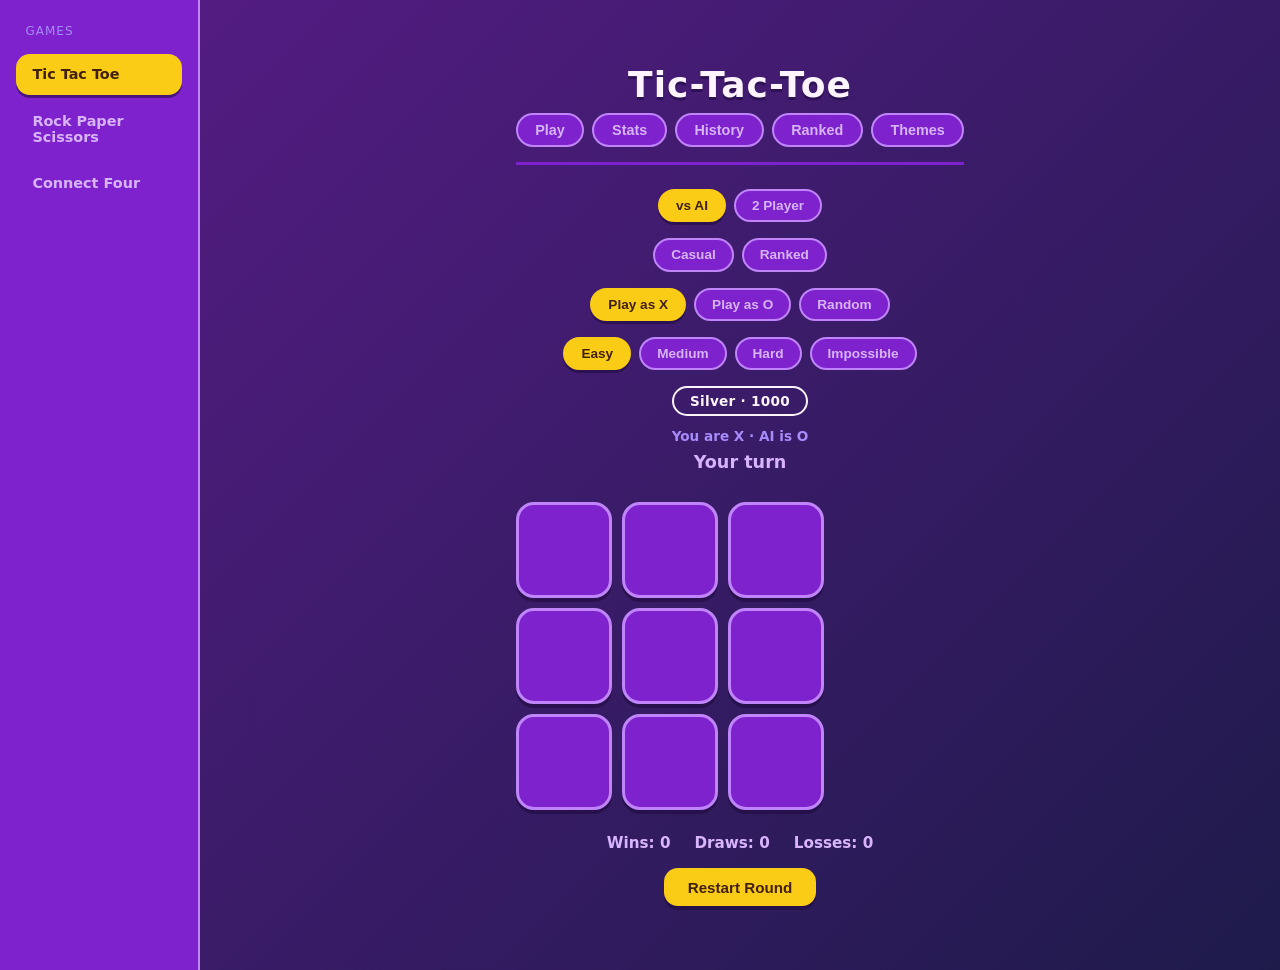
<file: index.html>
<!DOCTYPE html>
<html lang="en">
<head>
<meta charset="UTF-8">
<meta name="viewport" content="width=device-width, initial-scale=1.0">
<title>Tic-Tac-Toe</title>
<link rel="stylesheet" href="shared/themes.css?v=5">
<link rel="stylesheet" href="shared/common.css?v=5">
<link rel="stylesheet" href="shared/sidebar.css?v=5">
<link rel="stylesheet" href="style.css">
<script>window.SITE_ROOT = "./";</script>
</head>
<body data-game="tictactoe">
  <aside id="sidebar" class="sidebar"></aside>
  <div class="content">
  <main class="game">
    <h1>Tic-Tac-Toe</h1>

    <div id="tabs" class="tabs">
      <button class="tab-btn" data-tab="play">Play</button>
      <button class="tab-btn" data-tab="stats">Stats</button>
      <button class="tab-btn" data-tab="history">History</button>
      <button class="tab-btn" data-tab="ranked">Ranked</button>
      <button class="tab-btn" data-tab="themes">Themes</button>
    </div>

    <div id="playView">
      <div id="modeChoice" class="difficulty">
        <button class="mode-btn" data-mode="ai">vs AI</button>
        <button class="mode-btn" data-mode="twoPlayer">2 Player</button>
      </div>

      <div id="matchTypeChoice" class="difficulty">
        <button class="matchtype-btn" data-matchtype="casual">Casual</button>
        <button class="matchtype-btn" data-matchtype="ranked">Ranked</button>
      </div>

      <div id="symbolChoice" class="difficulty">
        <button class="symbol-btn" data-symbol="X">Play as X</button>
        <button class="symbol-btn" data-symbol="O">Play as O</button>
        <button class="symbol-btn" data-symbol="random">Random</button>
      </div>

      <div id="difficulty" class="difficulty">
        <button class="diff-btn" data-difficulty="easy">Easy</button>
        <button class="diff-btn" data-difficulty="medium">Medium</button>
        <button class="diff-btn" data-difficulty="hard">Hard</button>
        <button class="diff-btn" data-difficulty="impossible">Impossible</button>
      </div>

      <p id="rankDisplay" class="rank">Silver · 1000</p>
      <p id="youAre" class="you-are">You are X</p>
      <p id="status" class="status">Your turn</p>

      <div id="board" class="board">
        <button class="cell" data-index="0"></button>
        <button class="cell" data-index="1"></button>
        <button class="cell" data-index="2"></button>
        <button class="cell" data-index="3"></button>
        <button class="cell" data-index="4"></button>
        <button class="cell" data-index="5"></button>
        <button class="cell" data-index="6"></button>
        <button class="cell" data-index="7"></button>
        <button class="cell" data-index="8"></button>
      </div>

      <div class="controls">
        <div class="score" id="scoreRow">
          <span><span id="scoreLabel1">Wins</span>: <span id="score1">0</span></span>
          <span>Draws: <span id="scoreDraws">0</span></span>
          <span><span id="scoreLabel2">Losses</span>: <span id="score2">0</span></span>
        </div>
        <button id="reset" class="reset-btn">Restart Round</button>
      </div>
    </div>

    <div id="statsView" class="hidden">
      <div class="stats-grid">
        <div class="stat-card">
          <span class="stat-label">Current Streak</span>
          <span class="stat-value" id="statCurrentStreak">0</span>
        </div>
        <div class="stat-card">
          <span class="stat-label">Best Streak</span>
          <span class="stat-value" id="statBestStreak">0</span>
        </div>
        <div class="stat-card">
          <span class="stat-label">Total Games</span>
          <span class="stat-value" id="statTotalGames">0</span>
        </div>
        <div class="stat-card">
          <span class="stat-label">Total Record</span>
          <span class="stat-value" id="statTotalRecord">0-0-0</span>
        </div>
        <div class="stat-card">
          <span class="stat-label">Win Rate</span>
          <span class="stat-value" id="statWinRate">0%</span>
        </div>
        <div class="stat-card">
          <span class="stat-label" id="statLast10Label">Last 10 Win Rate</span>
          <span class="stat-value" id="statLast10">0%</span>
        </div>
      </div>
      <p class="stats-note">Stats track ranked games played against the AI only.</p>
    </div>

    <div id="historyView" class="hidden">
      <div id="historyList" class="history-list"></div>
      <div id="historyDetail" class="history-detail hidden">
        <button id="backToHistory" class="reset-btn">&larr; Back to list</button>
        <div id="historyDetailContent" class="history-detail-content"></div>
        <div id="historyBoard" class="board mini-board"></div>
      </div>
    </div>

    <div id="rankedView" class="hidden">
      <div class="ranked-summary">
        <span class="ranked-points" id="rankedPoints">1000</span>
        <span class="ranked-tier" id="rankedTier">Silver</span>
      </div>
      <div id="rankChart" class="rank-chart"></div>
      <div id="tierLadder" class="tier-ladder"></div>
      <p class="stats-note">Tracks your rank point history in ranked vs AI games.</p>
    </div>

    <div id="themesView" class="hidden">
      <div class="theme-grid">
        <button class="theme-btn" data-theme="indigo">
          <span class="theme-swatch theme-swatch-indigo"></span>
          Current
        </button>
        <button class="theme-btn" data-theme="mono">
          <span class="theme-swatch theme-swatch-mono"></span>
          Black &amp; White
        </button>
        <button class="theme-btn" data-theme="blue-green">
          <span class="theme-swatch theme-swatch-blue-green"></span>
          Blue &amp; Green
        </button>
        <button class="theme-btn" data-theme="red-white">
          <span class="theme-swatch theme-swatch-red-white"></span>
          Red &amp; White
        </button>
      </div>
    </div>
  </main>
  </div>

  <script src="shared/theme.js?v=5"></script>
  <script src="shared/sidebar.js?v=5"></script>
  <script src="script.js"></script>
</body>
</html>
</file>
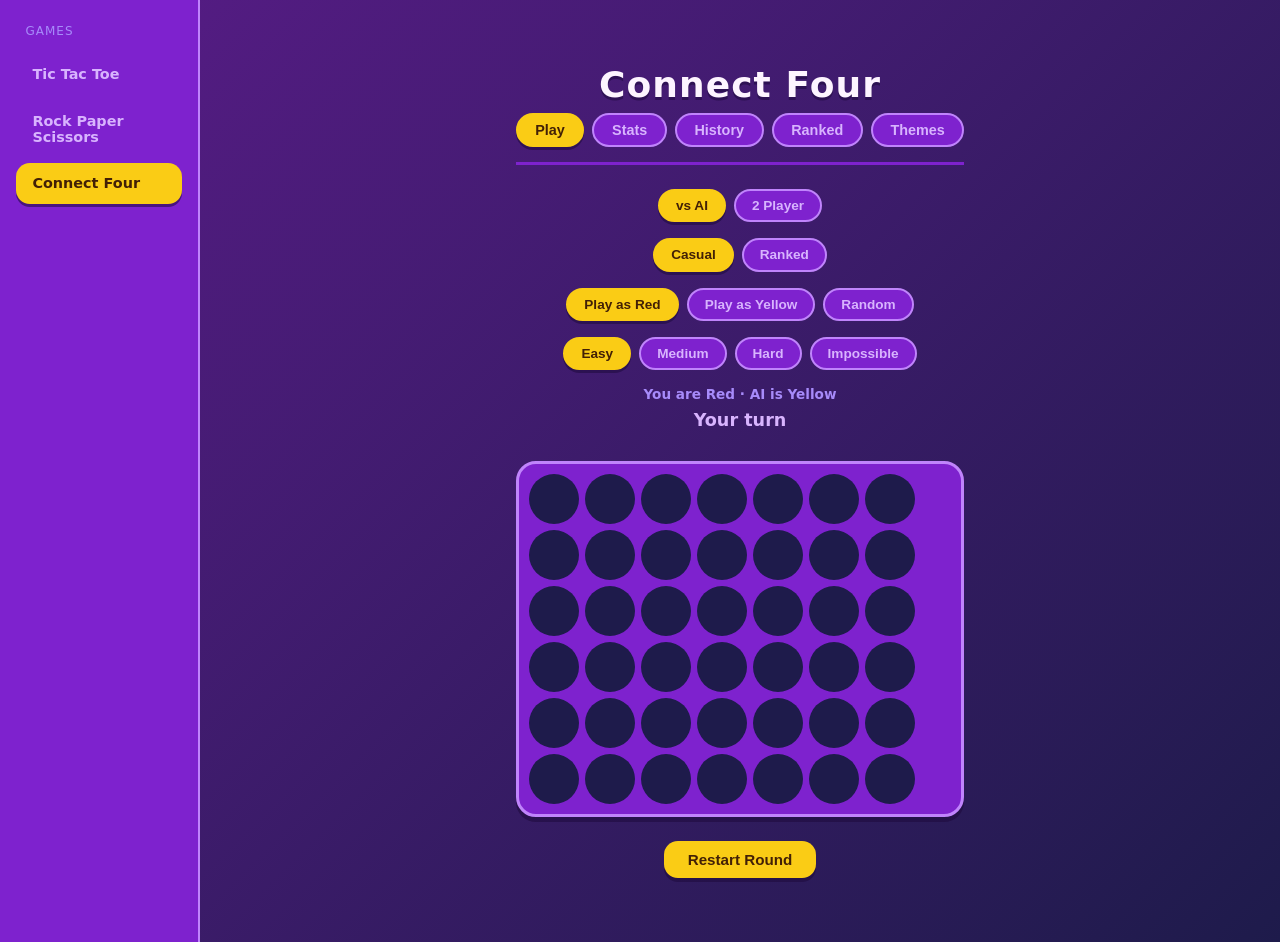
<file: connect-four/index.html>
<!DOCTYPE html>
<html lang="en">
<head>
<meta charset="UTF-8">
<meta name="viewport" content="width=device-width, initial-scale=1.0">
<title>Connect Four</title>
<link rel="stylesheet" href="../shared/themes.css?v=5">
<link rel="stylesheet" href="../shared/common.css?v=5">
<link rel="stylesheet" href="../shared/sidebar.css?v=5">
<link rel="stylesheet" href="style.css">
<script>window.SITE_ROOT = "../";</script>
</head>
<body data-game="connect4">
  <aside id="sidebar" class="sidebar"></aside>
  <div class="content">
  <main class="game">
    <h1>Connect Four</h1>

    <div id="tabs" class="tabs">
      <button class="tab-btn" data-tab="play">Play</button>
      <button class="tab-btn" data-tab="stats">Stats</button>
      <button class="tab-btn" data-tab="history">History</button>
      <button class="tab-btn" data-tab="ranked">Ranked</button>
      <button class="tab-btn" data-tab="themes">Themes</button>
    </div>

    <div id="playView">
      <div id="modeChoice" class="difficulty">
        <button class="mode-btn" data-mode="ai">vs AI</button>
        <button class="mode-btn" data-mode="twoPlayer">2 Player</button>
      </div>

      <div id="matchTypeChoice" class="difficulty">
        <button class="matchtype-btn" data-matchtype="casual">Casual</button>
        <button class="matchtype-btn" data-matchtype="ranked">Ranked</button>
      </div>

      <div id="symbolChoice" class="difficulty">
        <button class="symbol-btn" data-symbol="R">Play as Red</button>
        <button class="symbol-btn" data-symbol="Y">Play as Yellow</button>
        <button class="symbol-btn" data-symbol="random">Random</button>
      </div>

      <div id="difficulty" class="difficulty">
        <button class="diff-btn" data-difficulty="easy">Easy</button>
        <button class="diff-btn" data-difficulty="medium">Medium</button>
        <button class="diff-btn" data-difficulty="hard">Hard</button>
        <button class="diff-btn" data-difficulty="impossible">Impossible</button>
      </div>

      <p id="rankDisplay" class="rank">Silver · 1000</p>
      <p id="youAre" class="you-are">You are Red</p>
      <p id="status" class="status">Your turn</p>

      <div id="board" class="c4-board">
        <button class="c4-cell" data-index="0"></button>
        <button class="c4-cell" data-index="1"></button>
        <button class="c4-cell" data-index="2"></button>
        <button class="c4-cell" data-index="3"></button>
        <button class="c4-cell" data-index="4"></button>
        <button class="c4-cell" data-index="5"></button>
        <button class="c4-cell" data-index="6"></button>
        <button class="c4-cell" data-index="7"></button>
        <button class="c4-cell" data-index="8"></button>
        <button class="c4-cell" data-index="9"></button>
        <button class="c4-cell" data-index="10"></button>
        <button class="c4-cell" data-index="11"></button>
        <button class="c4-cell" data-index="12"></button>
        <button class="c4-cell" data-index="13"></button>
        <button class="c4-cell" data-index="14"></button>
        <button class="c4-cell" data-index="15"></button>
        <button class="c4-cell" data-index="16"></button>
        <button class="c4-cell" data-index="17"></button>
        <button class="c4-cell" data-index="18"></button>
        <button class="c4-cell" data-index="19"></button>
        <button class="c4-cell" data-index="20"></button>
        <button class="c4-cell" data-index="21"></button>
        <button class="c4-cell" data-index="22"></button>
        <button class="c4-cell" data-index="23"></button>
        <button class="c4-cell" data-index="24"></button>
        <button class="c4-cell" data-index="25"></button>
        <button class="c4-cell" data-index="26"></button>
        <button class="c4-cell" data-index="27"></button>
        <button class="c4-cell" data-index="28"></button>
        <button class="c4-cell" data-index="29"></button>
        <button class="c4-cell" data-index="30"></button>
        <button class="c4-cell" data-index="31"></button>
        <button class="c4-cell" data-index="32"></button>
        <button class="c4-cell" data-index="33"></button>
        <button class="c4-cell" data-index="34"></button>
        <button class="c4-cell" data-index="35"></button>
        <button class="c4-cell" data-index="36"></button>
        <button class="c4-cell" data-index="37"></button>
        <button class="c4-cell" data-index="38"></button>
        <button class="c4-cell" data-index="39"></button>
        <button class="c4-cell" data-index="40"></button>
        <button class="c4-cell" data-index="41"></button>
      </div>

      <div class="controls">
        <div class="score" id="scoreRow">
          <span><span id="scoreLabel1">Wins</span>: <span id="score1">0</span></span>
          <span>Draws: <span id="scoreDraws">0</span></span>
          <span><span id="scoreLabel2">Losses</span>: <span id="score2">0</span></span>
        </div>
        <button id="reset" class="reset-btn">Restart Round</button>
      </div>
    </div>

    <div id="statsView" class="hidden">
      <div class="stats-grid">
        <div class="stat-card">
          <span class="stat-label">Current Streak</span>
          <span class="stat-value" id="statCurrentStreak">0</span>
        </div>
        <div class="stat-card">
          <span class="stat-label">Best Streak</span>
          <span class="stat-value" id="statBestStreak">0</span>
        </div>
        <div class="stat-card">
          <span class="stat-label">Total Games</span>
          <span class="stat-value" id="statTotalGames">0</span>
        </div>
        <div class="stat-card">
          <span class="stat-label">Total Record</span>
          <span class="stat-value" id="statTotalRecord">0-0-0</span>
        </div>
        <div class="stat-card">
          <span class="stat-label">Win Rate</span>
          <span class="stat-value" id="statWinRate">0%</span>
        </div>
        <div class="stat-card">
          <span class="stat-label" id="statLast10Label">Last 10 Win Rate</span>
          <span class="stat-value" id="statLast10">0%</span>
        </div>
      </div>
      <p class="stats-note">Stats track ranked games played against the AI only.</p>
    </div>

    <div id="historyView" class="hidden">
      <div id="historyList" class="history-list"></div>
      <div id="historyDetail" class="history-detail hidden">
        <button id="backToHistory" class="reset-btn">&larr; Back to list</button>
        <div id="historyDetailContent" class="history-detail-content"></div>
        <div id="historyBoard" class="c4-board mini-board"></div>
      </div>
    </div>

    <div id="rankedView" class="hidden">
      <div class="ranked-summary">
        <span class="ranked-points" id="rankedPoints">1000</span>
        <span class="ranked-tier" id="rankedTier">Silver</span>
      </div>
      <div id="rankChart" class="rank-chart"></div>
      <div id="tierLadder" class="tier-ladder"></div>
      <p class="stats-note">Tracks your rank point history in ranked vs AI games.</p>
    </div>

    <div id="themesView" class="hidden">
      <div class="theme-grid">
        <button class="theme-btn" data-theme="indigo">
          <span class="theme-swatch theme-swatch-indigo"></span>
          Current
        </button>
        <button class="theme-btn" data-theme="mono">
          <span class="theme-swatch theme-swatch-mono"></span>
          Black &amp; White
        </button>
        <button class="theme-btn" data-theme="blue-green">
          <span class="theme-swatch theme-swatch-blue-green"></span>
          Blue &amp; Green
        </button>
        <button class="theme-btn" data-theme="red-white">
          <span class="theme-swatch theme-swatch-red-white"></span>
          Red &amp; White
        </button>
      </div>
    </div>
  </main>
  </div>

  <script src="../shared/theme.js?v=5"></script>
  <script src="../shared/sidebar.js?v=5"></script>
  <script src="script.js"></script>
</body>
</html>
</file>
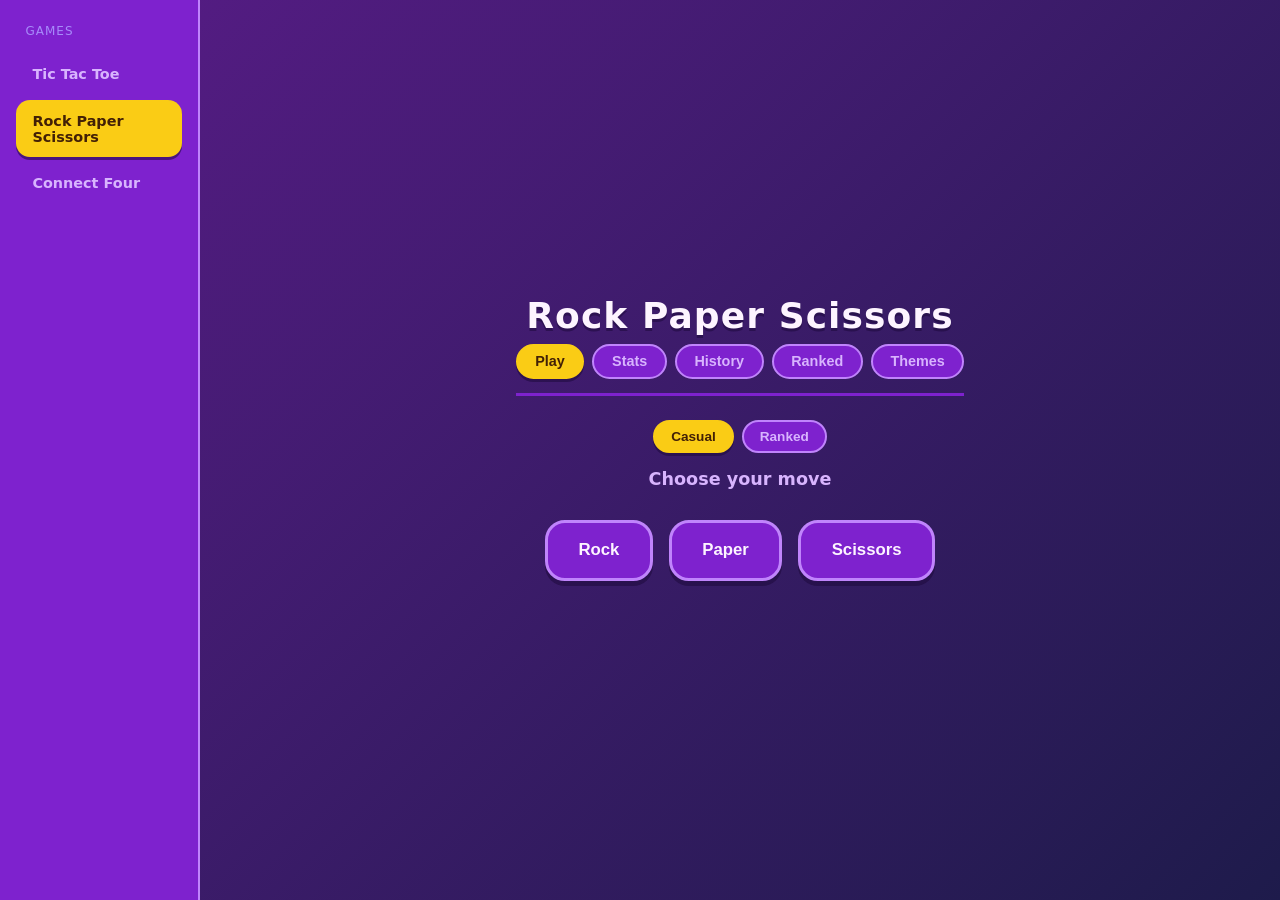
<file: rock-paper-scissors/index.html>
<!DOCTYPE html>
<html lang="en">
<head>
<meta charset="UTF-8">
<meta name="viewport" content="width=device-width, initial-scale=1.0">
<title>Rock Paper Scissors</title>
<link rel="stylesheet" href="../shared/themes.css?v=5">
<link rel="stylesheet" href="../shared/common.css?v=5">
<link rel="stylesheet" href="../shared/sidebar.css?v=5">
<link rel="stylesheet" href="style.css">
<script>window.SITE_ROOT = "../";</script>
</head>
<body data-game="rps">
  <aside id="sidebar" class="sidebar"></aside>
  <div class="content">
  <main class="game">
    <h1>Rock Paper Scissors</h1>

    <div id="tabs" class="tabs">
      <button class="tab-btn" data-tab="play">Play</button>
      <button class="tab-btn" data-tab="stats">Stats</button>
      <button class="tab-btn" data-tab="history">History</button>
      <button class="tab-btn" data-tab="ranked">Ranked</button>
      <button class="tab-btn" data-tab="themes">Themes</button>
    </div>

    <div id="playView">
      <div id="matchTypeChoice" class="difficulty">
        <button class="matchtype-btn" data-matchtype="casual">Casual</button>
        <button class="matchtype-btn" data-matchtype="ranked">Ranked</button>
      </div>

      <p id="rankDisplay" class="rank">Silver · 1000</p>
      <p id="status" class="status">Choose your move</p>

      <div id="choices" class="choices">
        <button class="choice-btn" data-choice="rock">Rock</button>
        <button class="choice-btn" data-choice="paper">Paper</button>
        <button class="choice-btn" data-choice="scissors">Scissors</button>
      </div>

      <div id="reveal" class="reveal hidden">
        <div class="reveal-side">
          <span class="reveal-label">You</span>
          <span class="reveal-choice" id="playerChoice"></span>
        </div>
        <span class="reveal-vs">VS</span>
        <div class="reveal-side">
          <span class="reveal-label">AI</span>
          <span class="reveal-choice" id="aiChoice"></span>
        </div>
      </div>

      <p id="result" class="result hidden"></p>

      <div class="controls">
        <div class="score" id="scoreRow">
          <span>Wins: <span id="score1">0</span></span>
          <span>Draws: <span id="scoreDraws">0</span></span>
          <span>Losses: <span id="score2">0</span></span>
        </div>
        <button id="playAgain" class="reset-btn hidden">Play Again</button>
      </div>
    </div>

    <div id="statsView" class="hidden">
      <div class="stats-grid">
        <div class="stat-card">
          <span class="stat-label">Current Streak</span>
          <span class="stat-value" id="statCurrentStreak">0</span>
        </div>
        <div class="stat-card">
          <span class="stat-label">Best Streak</span>
          <span class="stat-value" id="statBestStreak">0</span>
        </div>
        <div class="stat-card">
          <span class="stat-label">Total Games</span>
          <span class="stat-value" id="statTotalGames">0</span>
        </div>
        <div class="stat-card">
          <span class="stat-label">Total Record</span>
          <span class="stat-value" id="statTotalRecord">0-0-0</span>
        </div>
        <div class="stat-card">
          <span class="stat-label">Win Rate</span>
          <span class="stat-value" id="statWinRate">0%</span>
        </div>
        <div class="stat-card">
          <span class="stat-label" id="statLast10Label">Last 10 Win Rate</span>
          <span class="stat-value" id="statLast10">0%</span>
        </div>
      </div>
      <p class="stats-note">Stats track ranked games only.</p>
    </div>

    <div id="historyView" class="hidden">
      <div id="historyList" class="history-list"></div>
      <div id="historyDetail" class="history-detail hidden">
        <button id="backToHistory" class="reset-btn">&larr; Back to list</button>
        <div id="historyDetailContent" class="history-detail-content"></div>
        <div id="historyReveal" class="reveal"></div>
      </div>
    </div>

    <div id="rankedView" class="hidden">
      <div class="ranked-summary">
        <span class="ranked-points" id="rankedPoints">1000</span>
        <span class="ranked-tier" id="rankedTier">Silver</span>
      </div>
      <div id="rankChart" class="rank-chart"></div>
      <div id="tierLadder" class="tier-ladder"></div>
      <p class="stats-note">Tracks your rank point history in ranked games.</p>
    </div>

    <div id="themesView" class="hidden">
      <div class="theme-grid">
        <button class="theme-btn" data-theme="indigo">
          <span class="theme-swatch theme-swatch-indigo"></span>
          Current
        </button>
        <button class="theme-btn" data-theme="mono">
          <span class="theme-swatch theme-swatch-mono"></span>
          Black &amp; White
        </button>
        <button class="theme-btn" data-theme="blue-green">
          <span class="theme-swatch theme-swatch-blue-green"></span>
          Blue &amp; Green
        </button>
        <button class="theme-btn" data-theme="red-white">
          <span class="theme-swatch theme-swatch-red-white"></span>
          Red &amp; White
        </button>
      </div>
    </div>
  </main>
  </div>

  <script src="../shared/theme.js?v=5"></script>
  <script src="../shared/sidebar.js?v=5"></script>
  <script src="script.js"></script>
</body>
</html>
</file>
<file: shared/themes.css>
:root {
  --bg-start: #581c87;
  --bg-end: #1e1b4b;
  --text: #fdf4ff;
  --text-muted: #d8b4fe;
  --text-dim: #a78bfa;
  --surface: #7e22ce;
  --surface-hover: #9333ea;
  --border: #c084fc;
  --accent: #facc15;
  --accent-hover: #eab308;
  --accent-text: #422006;
  --x-color: #22d3ee;
  --o-color: #fb7185;
  --win-bg: #16a34a;
  --win-border: #4ade80;
  --btn-shadow: rgba(30, 10, 60, 0.55);
}

:root[data-theme="mono"] {
  --bg-start: #171717;
  --bg-end: #000000;
  --text: #ffffff;
  --text-muted: #d4d4d4;
  --text-dim: #a3a3a3;
  --surface: #2e2e2e;
  --surface-hover: #404040;
  --border: #737373;
  --accent: #ffffff;
  --accent-hover: #e5e5e5;
  --accent-text: #000000;
  --x-color: #ffffff;
  --o-color: #a3a3a3;
  --win-bg: #404040;
  --win-border: #ffffff;
  --btn-shadow: rgba(0, 0, 0, 0.6);
}

:root[data-theme="blue-green"] {
  --bg-start: #0c4a6e;
  --bg-end: #064e3b;
  --text: #ecfeff;
  --text-muted: #a7f3d0;
  --text-dim: #5eead4;
  --surface: #0369a1;
  --surface-hover: #0284c7;
  --border: #38bdf8;
  --accent: #34d399;
  --accent-hover: #10b981;
  --accent-text: #022c22;
  --x-color: #38bdf8;
  --o-color: #4ade80;
  --win-bg: #059669;
  --win-border: #6ee7b7;
  --btn-shadow: rgba(2, 30, 40, 0.55);
}

:root[data-theme="red-white"] {
  --bg-start: #b91c1c;
  --bg-end: #7f1d1d;
  --text: #ffffff;
  --text-muted: #fecaca;
  --text-dim: #fca5a5;
  --surface: #dc2626;
  --surface-hover: #ef4444;
  --border: #fca5a5;
  --accent: #ffffff;
  --accent-hover: #fef2f2;
  --accent-text: #b91c1c;
  --x-color: #ffffff;
  --o-color: #fde047;
  --win-bg: #16a34a;
  --win-border: #4ade80;
  --btn-shadow: rgba(60, 5, 5, 0.5);
}

* {
  box-sizing: border-box;
}

body {
  margin: 0;
  min-height: 100vh;
  background: linear-gradient(135deg, var(--bg-start), var(--bg-end));
  font-family: system-ui, -apple-system, "Segoe UI", sans-serif;
  color: var(--text);
}

.game {
  text-align: center;
  padding: 2rem;
}

h1 {
  margin: 0 0 0.5rem;
  font-size: 2.25rem;
  font-weight: 800;
  letter-spacing: 0.03em;
  text-shadow: 0 3px 0 var(--btn-shadow);
}

.hidden {
  display: none !important;
}

.status {
  margin: 0 0 1.5rem;
  font-size: 1.1rem;
  font-weight: 600;
  color: var(--text-muted);
  min-height: 1.5em;
}

.empty-state {
  color: var(--text-dim);
  font-size: 0.9rem;
}

.reset-btn {
  background: var(--accent);
  border: none;
  color: var(--accent-text);
  padding: 0.65rem 1.5rem;
  border-radius: 14px;
  font-size: 0.95rem;
  font-weight: 700;
  cursor: pointer;
  box-shadow: 0 4px 0 var(--btn-shadow);
  transition: background 0.15s ease, transform 0.1s ease, box-shadow 0.1s ease;
}

.reset-btn:hover {
  background: var(--accent-hover);
}

.reset-btn:active {
  transform: translateY(3px);
  box-shadow: 0 1px 0 var(--btn-shadow);
}
</file>
<file: shared/common.css>
/* --- Choice pills --- */

.difficulty {
  display: flex;
  justify-content: center;
  gap: 0.5rem;
  margin-bottom: 1rem;
  flex-wrap: wrap;
}

.matchtype-btn,
.diff-btn,
.symbol-btn,
.mode-btn {
  background: var(--surface);
  border: 2px solid var(--border);
  color: var(--text-muted);
  padding: 0.45rem 1rem;
  border-radius: 999px;
  font-size: 0.85rem;
  font-weight: 700;
  cursor: pointer;
  transition: background 0.15s ease, border-color 0.15s ease, color 0.15s ease, transform 0.1s ease, box-shadow 0.1s ease;
}

.matchtype-btn:hover,
.diff-btn:hover,
.symbol-btn:hover,
.mode-btn:hover {
  border-color: var(--accent);
}

.matchtype-btn.active,
.diff-btn.active,
.symbol-btn.active,
.mode-btn.active {
  background: var(--accent);
  border-color: var(--accent);
  color: var(--accent-text);
  box-shadow: 0 3px 0 var(--btn-shadow);
}

.matchtype-btn.active:active,
.diff-btn.active:active,
.symbol-btn.active:active,
.mode-btn.active:active {
  transform: translateY(2px);
  box-shadow: 0 1px 0 var(--btn-shadow);
}

/* --- Tabs --- */

.tabs {
  display: flex;
  justify-content: center;
  gap: 0.5rem;
  margin-bottom: 1.5rem;
  border-bottom: 3px solid var(--surface);
  padding-bottom: 0.9rem;
  flex-wrap: wrap;
}

.tab-btn {
  background: var(--surface);
  border: 2px solid var(--border);
  color: var(--text-muted);
  padding: 0.45rem 1.1rem;
  border-radius: 999px;
  font-size: 0.9rem;
  font-weight: 700;
  cursor: pointer;
  transition: background 0.15s ease, color 0.15s ease, transform 0.1s ease, box-shadow 0.1s ease;
}

.tab-btn:hover {
  color: var(--text);
  border-color: var(--accent);
}

.tab-btn.active {
  background: var(--accent);
  border-color: var(--accent);
  color: var(--accent-text);
  box-shadow: 0 3px 0 var(--btn-shadow);
}

.tab-btn.active:active {
  transform: translateY(2px);
  box-shadow: 0 1px 0 var(--btn-shadow);
}

/* --- Rank badge --- */

.rank {
  display: inline-block;
  margin: 0 auto 0.75rem;
  padding: 0.3rem 1rem;
  border-radius: 999px;
  font-size: 0.85rem;
  font-weight: 800;
  letter-spacing: 0.02em;
  border: 2px solid currentColor;
}

.rank-bronze {
  background: rgba(217, 119, 6, 0.25);
  color: #f59e0b;
}

.rank-silver {
  background: rgba(203, 213, 225, 0.25);
  color: #e2e8f0;
}

.rank-gold {
  background: rgba(250, 204, 21, 0.25);
  color: #fde047;
}

.rank-platinum {
  background: rgba(45, 212, 191, 0.25);
  color: #5eead4;
}

.rank-diamond {
  background: rgba(56, 189, 248, 0.25);
  color: #7dd3fc;
}

.rank-master {
  background: rgba(232, 121, 249, 0.25);
  color: #f0abfc;
}

/* --- History --- */

.history-list {
  display: flex;
  flex-direction: column;
  gap: 0.6rem;
  width: min(420px, 80vw);
  margin: 0 auto;
  max-height: 420px;
  overflow-y: auto;
}

.history-item {
  background: var(--surface);
  border: 2px solid var(--border);
  border-radius: 16px;
  padding: 0.7rem 1rem;
  display: flex;
  justify-content: space-between;
  align-items: center;
  color: var(--text);
  font-weight: 600;
  cursor: pointer;
  font-size: 0.85rem;
  text-align: left;
  transition: border-color 0.15s ease, transform 0.1s ease;
}

.history-item:hover {
  border-color: var(--accent);
  transform: translateY(-1px);
}

.history-date {
  color: var(--text-dim);
  font-size: 0.75rem;
  font-weight: 600;
}

.history-item.result-win {
  border-left: 6px solid #4ade80;
}

.history-item.result-loss {
  border-left: 6px solid #fb7185;
}

.history-item.result-draw {
  border-left: 6px solid #cbd5e1;
}

.history-detail {
  width: min(420px, 80vw);
  margin: 0 auto;
  text-align: center;
}

.history-detail-content {
  margin: 1rem 0;
  font-size: 0.9rem;
  font-weight: 600;
  color: var(--text-muted);
  line-height: 1.6;
}

/* --- Stats --- */

.stats-grid {
  display: grid;
  grid-template-columns: repeat(2, 1fr);
  gap: 0.85rem;
  width: min(420px, 80vw);
  margin: 0 auto;
}

.stat-card {
  background: var(--surface);
  border: 2px solid var(--border);
  border-radius: 18px;
  padding: 1rem;
  display: flex;
  flex-direction: column;
  gap: 0.35rem;
  box-shadow: 0 4px 0 var(--btn-shadow);
}

.stat-label {
  font-size: 0.75rem;
  color: var(--text-muted);
  font-weight: 700;
  text-transform: uppercase;
  letter-spacing: 0.05em;
}

.stat-value {
  font-size: 1.6rem;
  font-weight: 800;
  color: var(--text);
}

.stats-note {
  margin-top: 1.25rem;
  font-size: 0.8rem;
  color: var(--text-dim);
}

/* --- Ranked --- */

.ranked-summary {
  display: flex;
  flex-direction: column;
  align-items: center;
  gap: 0.5rem;
  margin-bottom: 1.5rem;
}

.ranked-points {
  font-size: 3rem;
  font-weight: 900;
  color: var(--text);
  line-height: 1;
  text-shadow: 0 3px 0 var(--btn-shadow);
}

.ranked-tier {
  font-size: 1rem;
  font-weight: 800;
  padding: 0.3rem 1rem;
  border-radius: 999px;
  letter-spacing: 0.02em;
  border: 2px solid currentColor;
}

.rank-chart {
  width: min(560px, 90vw);
  margin: 0 auto;
  background: transparent;
}

.rank-chart-svg {
  width: 100%;
  height: auto;
  display: block;
  background: transparent;
}

.tier-ladder {
  display: flex;
  flex-direction: column;
  gap: 0.5rem;
  width: min(360px, 80vw);
  margin: 1.5rem auto 0;
}

.tier-row {
  display: flex;
  justify-content: space-between;
  align-items: center;
  padding: 0.55rem 1rem;
  border-radius: 14px;
  font-weight: 700;
  font-size: 0.85rem;
  border: 2px solid transparent;
  opacity: 0.55;
  transition: opacity 0.15s ease;
}

.tier-row.current {
  opacity: 1;
  border-color: currentColor;
  box-shadow: 0 3px 0 var(--btn-shadow);
}

/* --- Themes --- */

.theme-grid {
  display: grid;
  grid-template-columns: repeat(2, 1fr);
  gap: 0.85rem;
  width: min(360px, 80vw);
  margin: 0 auto;
}

.theme-btn {
  display: flex;
  flex-direction: column;
  align-items: center;
  gap: 0.5rem;
  background: var(--surface);
  border: 2px solid var(--border);
  border-radius: 18px;
  padding: 1.1rem;
  color: var(--text);
  font-size: 0.85rem;
  font-weight: 700;
  cursor: pointer;
  box-shadow: 0 4px 0 var(--btn-shadow);
  transition: border-color 0.15s ease, box-shadow 0.1s ease, transform 0.1s ease;
}

.theme-btn:hover {
  border-color: var(--accent);
}

.theme-btn.active {
  border-color: var(--accent);
  box-shadow: 0 0 0 2px var(--accent) inset, 0 4px 0 var(--btn-shadow);
}

.theme-btn:active {
  transform: translateY(3px);
  box-shadow: 0 1px 0 var(--btn-shadow);
}

.theme-swatch {
  width: 34px;
  height: 34px;
  border-radius: 50%;
  border: 3px solid rgba(255, 255, 255, 0.35);
}

.theme-swatch-indigo {
  background: linear-gradient(135deg, #581c87, #facc15);
}

.theme-swatch-mono {
  background: linear-gradient(135deg, #000000, #ffffff);
}

.theme-swatch-blue-green {
  background: linear-gradient(135deg, #0c4a6e, #34d399);
}

.theme-swatch-red-white {
  background: linear-gradient(135deg, #b91c1c, #ffffff);
}
</file>
<file: shared/sidebar.css>
html {
  min-height: 100%;
}

body {
  display: grid;
  grid-template-columns: 200px 1fr;
  align-items: stretch;
  min-height: 100vh;
}

.sidebar {
  background: var(--surface);
  border-right: 2px solid var(--border);
  padding: 1.5rem 1rem;
}

.sidebar-title {
  font-size: 0.75rem;
  text-transform: uppercase;
  letter-spacing: 0.08em;
  color: var(--text-dim);
  margin: 0 0 1rem 0.6rem;
}

.sidebar-nav {
  display: flex;
  flex-direction: column;
  gap: 0.35rem;
}

.sidebar-link {
  display: block;
  padding: 0.65rem 0.9rem;
  border-radius: 14px;
  color: var(--text-muted);
  text-decoration: none;
  font-size: 0.9rem;
  font-weight: 700;
  border: 2px solid transparent;
  transition: background 0.15s ease, color 0.15s ease, border-color 0.15s ease;
}

.sidebar-link:hover {
  background: var(--surface-hover);
  color: var(--text);
  border-color: var(--border);
}

.sidebar-link.active {
  background: var(--accent);
  color: var(--accent-text);
  box-shadow: 0 3px 0 var(--btn-shadow);
}

.content {
  display: flex;
  align-items: center;
  justify-content: center;
  padding: 2rem 0;
}

@media (max-width: 640px) {
  body {
    grid-template-columns: 1fr;
  }

  .sidebar {
    border-right: none;
    border-bottom: 2px solid var(--border);
    padding: 1rem;
  }

  .sidebar-nav {
    flex-direction: row;
    flex-wrap: wrap;
  }
}
</file>
<file: style.css>
.you-are {
  margin: 0 0 0.5rem;
  font-size: 0.85rem;
  font-weight: 600;
  color: var(--text-dim);
}

.board {
  display: grid;
  grid-template-columns: repeat(3, 96px);
  grid-template-rows: repeat(3, 96px);
  gap: 10px;
  margin: 0 auto;
}

.cell {
  background: var(--surface);
  border: 3px solid var(--border);
  border-radius: 18px;
  font-size: 2.5rem;
  font-weight: 800;
  color: var(--text);
  cursor: pointer;
  box-shadow: 0 4px 0 var(--btn-shadow);
  transition: background 0.15s ease, transform 0.1s ease, box-shadow 0.1s ease;
}

.cell:hover:not(:disabled) {
  background: var(--surface-hover);
}

.cell:active:not(:disabled) {
  transform: translateY(3px);
  box-shadow: 0 1px 0 var(--btn-shadow);
}

.cell:disabled {
  cursor: default;
}

.cell.x {
  color: var(--x-color);
}

.cell.o {
  color: var(--o-color);
}

.cell.win {
  background: var(--win-bg);
  border-color: var(--win-border);
}

.controls {
  margin-top: 1.5rem;
  display: flex;
  flex-direction: column;
  align-items: center;
  gap: 1rem;
}

.score {
  display: flex;
  gap: 1.5rem;
  font-size: 0.95rem;
  font-weight: 700;
  color: var(--text-muted);
}

.mini-board {
  grid-template-columns: repeat(3, 72px);
  grid-template-rows: repeat(3, 72px);
  gap: 8px;
}

.mini-board .cell {
  font-size: 1.8rem;
  cursor: default;
  pointer-events: none;
  box-shadow: none;
}
</file>
<file: connect-four/style.css>
.you-are {
  margin: 0 0 0.5rem;
  font-size: 0.85rem;
  font-weight: 600;
  color: var(--text-dim);
}

.c4-board {
  display: grid;
  grid-template-columns: repeat(7, 50px);
  grid-template-rows: repeat(6, 50px);
  gap: 6px;
  margin: 0 auto;
  background: var(--surface);
  padding: 10px;
  border-radius: 20px;
  border: 3px solid var(--border);
  box-shadow: 0 5px 0 var(--btn-shadow);
}

.c4-cell {
  width: 50px;
  height: 50px;
  border-radius: 50%;
  background: var(--bg-end);
  border: none;
  padding: 0;
  cursor: pointer;
  transition: background 0.15s ease, transform 0.1s ease;
}

.c4-cell:hover:not(:disabled) {
  background: var(--surface-hover);
}

.c4-cell:disabled {
  cursor: default;
}

.c4-cell.red {
  background: var(--x-color);
  animation: drop-in 0.25s cubic-bezier(0.34, 1.56, 0.64, 1);
}

.c4-cell.yellow {
  background: var(--o-color);
  animation: drop-in 0.25s cubic-bezier(0.34, 1.56, 0.64, 1);
}

@keyframes drop-in {
  from {
    transform: scale(0.4);
    opacity: 0.4;
  }
  to {
    transform: scale(1);
    opacity: 1;
  }
}

.c4-cell.win {
  box-shadow: 0 0 0 4px var(--win-border) inset;
}

.controls {
  margin-top: 1.5rem;
  display: flex;
  flex-direction: column;
  align-items: center;
  gap: 1rem;
}

.score {
  display: flex;
  gap: 1.5rem;
  font-size: 0.95rem;
  font-weight: 700;
  color: var(--text-muted);
}

.mini-board {
  grid-template-columns: repeat(7, 32px);
  grid-template-rows: repeat(6, 32px);
  gap: 4px;
  padding: 6px;
}

.mini-board .c4-cell {
  width: 32px;
  height: 32px;
  cursor: default;
  pointer-events: none;
}

.mini-board .c4-cell.red,
.mini-board .c4-cell.yellow {
  animation: none;
}
</file>
<file: rock-paper-scissors/style.css>
:root {
  --win: #4ade80;
  --loss: #fb7185;
  --draw: #cbd5e1;
}

.choices {
  display: flex;
  justify-content: center;
  gap: 1rem;
  flex-wrap: wrap;
}

.choice-btn {
  background: var(--surface);
  border: 3px solid var(--border);
  color: var(--text);
  padding: 1.1rem 1.9rem;
  border-radius: 20px;
  font-size: 1.05rem;
  font-weight: 800;
  cursor: pointer;
  box-shadow: 0 5px 0 var(--btn-shadow);
  transition: background 0.15s ease, border-color 0.15s ease, transform 0.1s ease, box-shadow 0.1s ease;
}

.choice-btn:hover {
  border-color: var(--accent);
  background: var(--surface-hover);
}

.choice-btn:active {
  transform: translateY(4px);
  box-shadow: 0 1px 0 var(--btn-shadow);
}

.reveal {
  display: flex;
  align-items: center;
  justify-content: center;
  gap: 1.5rem;
  margin: 1rem 0;
  animation: pop-in 0.3s cubic-bezier(0.34, 1.56, 0.64, 1);
}

@keyframes pop-in {
  from {
    opacity: 0;
    transform: scale(0.6);
  }
  to {
    opacity: 1;
    transform: scale(1);
  }
}

.reveal-side {
  display: flex;
  flex-direction: column;
  align-items: center;
  gap: 0.5rem;
}

.reveal-label {
  font-size: 0.8rem;
  font-weight: 700;
  color: var(--text-dim);
  text-transform: uppercase;
  letter-spacing: 0.05em;
}

.reveal-choice {
  background: var(--surface);
  border: 3px solid var(--border);
  border-radius: 22px;
  width: 110px;
  height: 110px;
  display: flex;
  align-items: center;
  justify-content: center;
  font-size: 1.1rem;
  font-weight: 800;
  color: var(--text);
  box-shadow: 0 4px 0 var(--btn-shadow);
}

.reveal-vs {
  font-size: 0.95rem;
  font-weight: 800;
  color: var(--text-dim);
}

.result {
  font-size: 1.5rem;
  font-weight: 900;
  margin: 0.5rem 0 1.5rem;
  text-shadow: 0 2px 0 var(--btn-shadow);
}

.result.win {
  color: var(--win);
}

.result.loss {
  color: var(--loss);
}

.result.draw {
  color: var(--draw);
}

.controls {
  margin-top: 1.5rem;
  display: flex;
  flex-direction: column;
  align-items: center;
  gap: 1rem;
}

.score {
  display: flex;
  gap: 1.5rem;
  font-size: 0.95rem;
  font-weight: 700;
  color: var(--text-muted);
}
</file>
